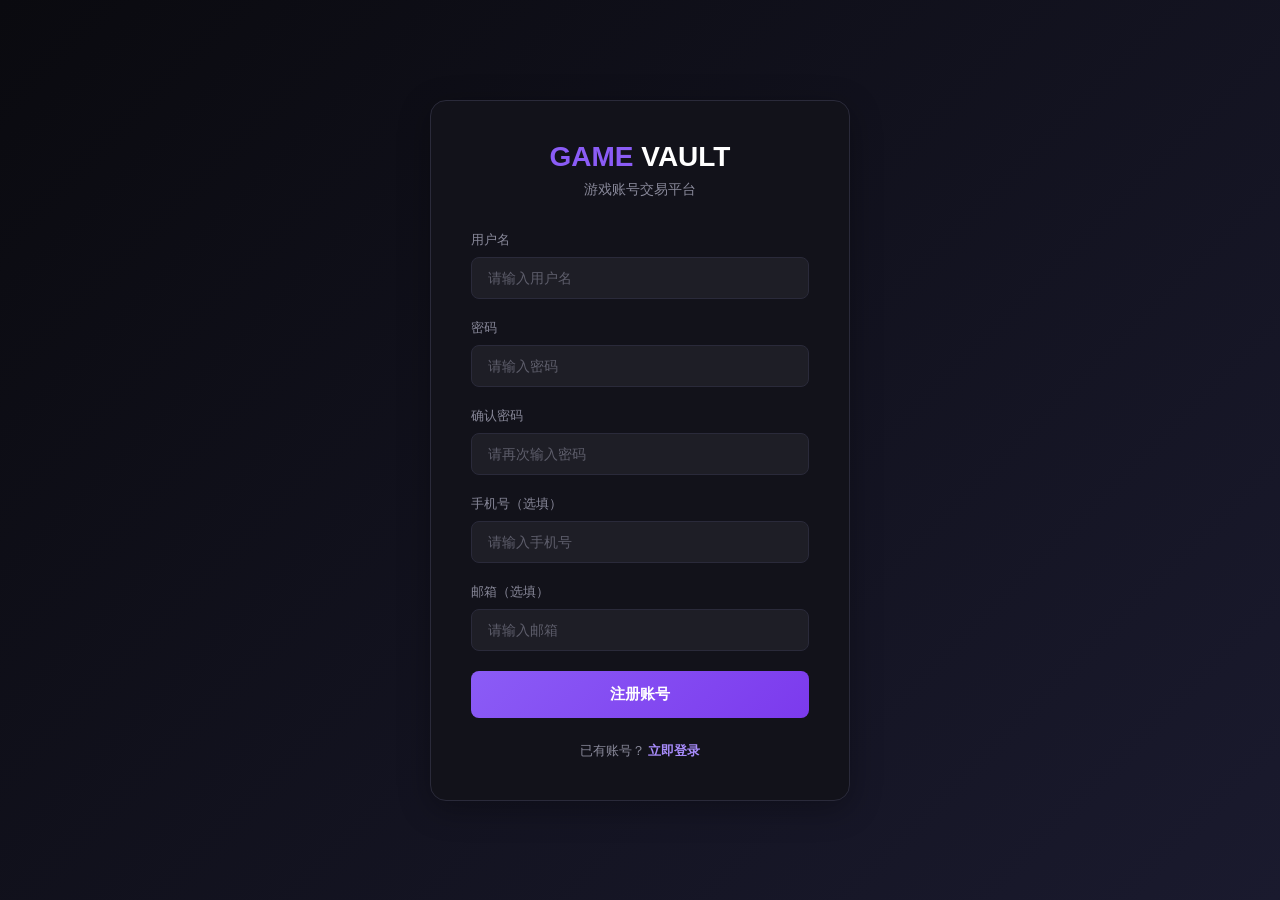
<file: demo6-gateway/src/main/resources/static/register.html>
<!DOCTYPE html>
<html lang="zh-CN">
<head>
    <meta charset="UTF-8">
    <meta name="viewport" content="width=device-width, initial-scale=1.0">
    <title>用户注册 - GAME VAULT</title>
    <style>
        * {
            margin: 0;
            padding: 0;
            box-sizing: border-box;
        }

        :root {
            --bg-dark: #0a0a0f;
            --bg-card: #12121a;
            --text-primary: #ffffff;
            --text-secondary: #888899;
            --accent: #8b5cf6;
            --accent-glow: #a78bfa;
            --success: #22c55e;
            --error: #ef4444;
            --border: #2a2a3a;
        }

        body {
            font-family: 'Segoe UI', Tahoma, Geneva, Verdana, sans-serif;
            background: linear-gradient(135deg, var(--bg-dark) 0%, #1a1a2e 100%);
            min-height: 100vh;
            display: flex;
            align-items: center;
            justify-content: center;
            padding: 20px;
        }

        .auth-container {
            background: var(--bg-card);
            border-radius: 16px;
            padding: 40px;
            width: 100%;
            max-width: 420px;
            border: 1px solid var(--border);
            box-shadow: 0 8px 32px rgba(0, 0, 0, 0.3);
        }

        .auth-header {
            text-align: center;
            margin-bottom: 32px;
        }

        .logo {
            font-size: 28px;
            font-weight: 700;
            color: var(--accent);
            margin-bottom: 8px;
        }

        .logo span {
            color: var(--text-primary);
        }

        .subtitle {
            color: var(--text-secondary);
            font-size: 14px;
        }

        .form-group {
            margin-bottom: 20px;
        }

        .form-group label {
            display: block;
            color: var(--text-secondary);
            font-size: 13px;
            margin-bottom: 8px;
        }

        .form-group input {
            width: 100%;
            padding: 12px 16px;
            background: rgba(255, 255, 255, 0.05);
            border: 1px solid var(--border);
            border-radius: 8px;
            color: var(--text-primary);
            font-size: 14px;
            transition: all 0.3s;
        }

        .form-group input:focus {
            outline: none;
            border-color: var(--accent);
            box-shadow: 0 0 0 3px rgba(139, 92, 246, 0.1);
        }

        .form-group input::placeholder {
            color: var(--text-secondary);
            opacity: 0.6;
        }

        .btn {
            width: 100%;
            padding: 14px;
            border: none;
            border-radius: 8px;
            font-size: 15px;
            font-weight: 600;
            cursor: pointer;
            transition: all 0.3s;
        }

        .btn-primary {
            background: linear-gradient(135deg, var(--accent) 0%, #7c3aed 100%);
            color: white;
        }

        .btn-primary:hover {
            transform: translateY(-2px);
            box-shadow: 0 4px 20px rgba(139, 92, 246, 0.4);
        }

        .btn-primary:active {
            transform: translateY(0);
        }

        .login-link {
            text-align: center;
            margin-top: 24px;
            color: var(--text-secondary);
            font-size: 13px;
        }

        .login-link a {
            color: var(--accent-glow);
            text-decoration: none;
            font-weight: 600;
        }

        .login-link a:hover {
            text-decoration: underline;
        }

        .msg {
            padding: 12px 16px;
            border-radius: 8px;
            margin-bottom: 16px;
            font-size: 13px;
            display: none;
        }

        .msg.show {
            display: block;
        }

        .msg-error {
            background: rgba(239, 68, 68, 0.1);
            color: var(--error);
            border: 1px solid rgba(239, 68, 68, 0.2);
        }

        .msg-success {
            background: rgba(34, 197, 94, 0.1);
            color: var(--success);
            border: 1px solid rgba(34, 197, 94, 0.2);
        }

        .loading-spinner {
            display: inline-block;
            width: 18px;
            height: 18px;
            border: 2px solid rgba(255, 255, 255, 0.3);
            border-top-color: white;
            border-radius: 50%;
            animation: spin 0.8s linear infinite;
        }

        @keyframes spin {
            to { transform: rotate(360deg); }
        }
    </style>
</head>
<body>
    <div class="auth-container">
        <div class="auth-header">
            <div class="logo">GAME <span>VAULT</span></div>
            <div class="subtitle">游戏账号交易平台</div>
        </div>

        <div id="msg" class="msg"></div>

        <form id="registerForm" onsubmit="handleRegister(event)">
            <div class="form-group">
                <label>用户名</label>
                <input type="text" id="username" placeholder="请输入用户名" required>
            </div>
            
            <div class="form-group">
                <label>密码</label>
                <input type="password" id="password" placeholder="请输入密码" required>
            </div>

            <div class="form-group">
                <label>确认密码</label>
                <input type="password" id="confirmPassword" placeholder="请再次输入密码" required>
            </div>

            <div class="form-group">
                <label>手机号（选填）</label>
                <input type="tel" id="phone" placeholder="请输入手机号">
            </div>

            <div class="form-group">
                <label>邮箱（选填）</label>
                <input type="email" id="email" placeholder="请输入邮箱">
            </div>

            <button type="submit" class="btn btn-primary" id="submitBtn">
                <span id="btnText">注册账号</span>
                <span id="btnSpinner" class="loading-spinner" style="display:none;"></span>
            </button>
        </form>

        <div class="login-link">
            已有账号？ <a href="/index.html">立即登录</a>
        </div>
    </div>

    <script>
        async function handleRegister(e) {
            e.preventDefault();
            
            const username = document.getElementById('username').value.trim();
            const password = document.getElementById('password').value;
            const confirmPassword = document.getElementById('confirmPassword').value;
            const phone = document.getElementById('phone').value.trim();
            const email = document.getElementById('email').value.trim();

            // 表单验证
            if (!username) {
                showMsg('请输入用户名', 'error');
                return;
            }
            if (!password) {
                showMsg('请输入密码', 'error');
                return;
            }
            if (password !== confirmPassword) {
                showMsg('两次输入的密码不一致', 'error');
                return;
            }
            if (password.length < 6) {
                showMsg('密码长度至少为6位', 'error');
                return;
            }

            // 显示加载状态
            const btnText = document.getElementById('btnText');
            const btnSpinner = document.getElementById('btnSpinner');
            btnText.style.display = 'none';
            btnSpinner.style.display = 'inline-block';

            try {
                const res = await fetch('/api/user/register', {
                    method: 'POST',
                    headers: { 'Content-Type': 'application/json' },
                    body: JSON.stringify({ username, password, phone, email })
                });

                const data = await res.json();

                if (data.code === 200) {
                    showMsg('注册成功！即将跳转到登录页...', 'success');
                    setTimeout(() => {
                        window.location.href = '/index.html';
                    }, 2000);
                } else {
                    showMsg(data.message || '注册失败', 'error');
                }
            } catch (err) {
                showMsg('服务器连接失败，请稍后重试', 'error');
                console.error('Register error:', err);
            } finally {
                // 恢复按钮状态
                btnText.style.display = 'inline';
                btnSpinner.style.display = 'none';
            }
        }

        function showMsg(text, type) {
            const msg = document.getElementById('msg');
            msg.textContent = text;
            msg.className = `msg msg-${type} show`;
            setTimeout(() => {
                msg.classList.remove('show');
            }, 3000);
        }
    </script>
</body>
</html>
</file>
